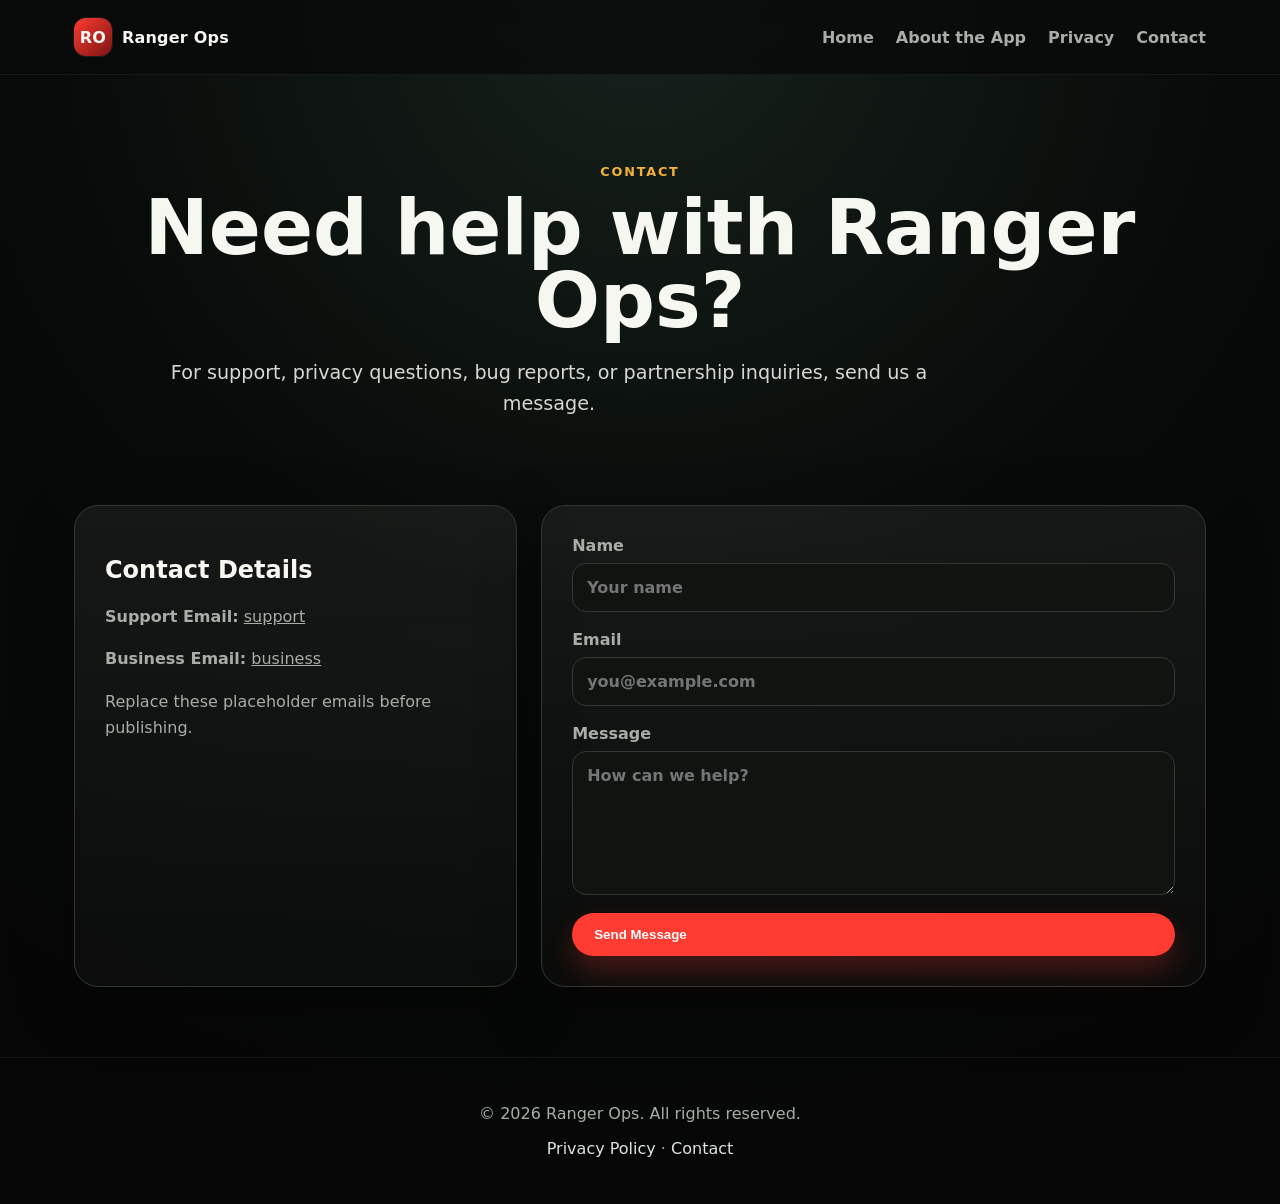
<file: contact.html>
<!doctype html>
<html lang="en">
<head><meta charset="utf-8" /><meta name="viewport" content="width=device-width, initial-scale=1" /><title>Contact - Ranger Ops</title><link rel="stylesheet" href="styles.css" /></head>
<body>
<header class="site-header"><nav class="nav"><a class="brand" href="index.html"><span class="brand-mark">RO</span> Ranger Ops</a><button class="nav-toggle" aria-label="Open menu">☰</button><div class="nav-links"><a href="index.html">Home</a><a href="about.html">About the App</a><a href="privacy.html">Privacy</a><a href="contact.html">Contact</a></div></nav></header>
<main>
  <section class="page-hero"><p class="eyebrow">Contact</p><h1>Need help with Ranger Ops?</h1><p class="lead narrow">For support, privacy questions, bug reports, or partnership inquiries, send us a message.</p></section>
  <section class="contact-layout">
    <div class="contact-card">
      <h2>Contact Details</h2>
      <p><strong>Support Email:</strong> <a href="mailto:chrisyoungairsoft@gmail.com">support</a></p>
      <p><strong>Business Email:</strong> <a href="mailto:chrisyoungairsoft@gmail.com">business</a></p>
      <p class="muted">Replace these placeholder emails before publishing.</p>
    </div>
    <form class="contact-form" action="mailto:chrisyoungairsoft@gmail.com" method="post" enctype="text/plain">
      <label>Name<input type="text" name="name" placeholder="Your name" /></label>
      <label>Email<input type="email" name="email" placeholder="you@example.com" /></label>
      <label>Message<textarea name="message" rows="6" placeholder="How can we help?"></textarea></label>
      <button class="btn primary" type="submit">Send Message</button>
    </form>
  </section>
</main>
<footer class="footer"><p>© <span id="year"></span> Ranger Ops. All rights reserved.</p><p><a href="privacy.html">Privacy Policy</a> · <a href="contact.html">Contact</a></p></footer><script src="script.js"></script>
</body></html>
</file>
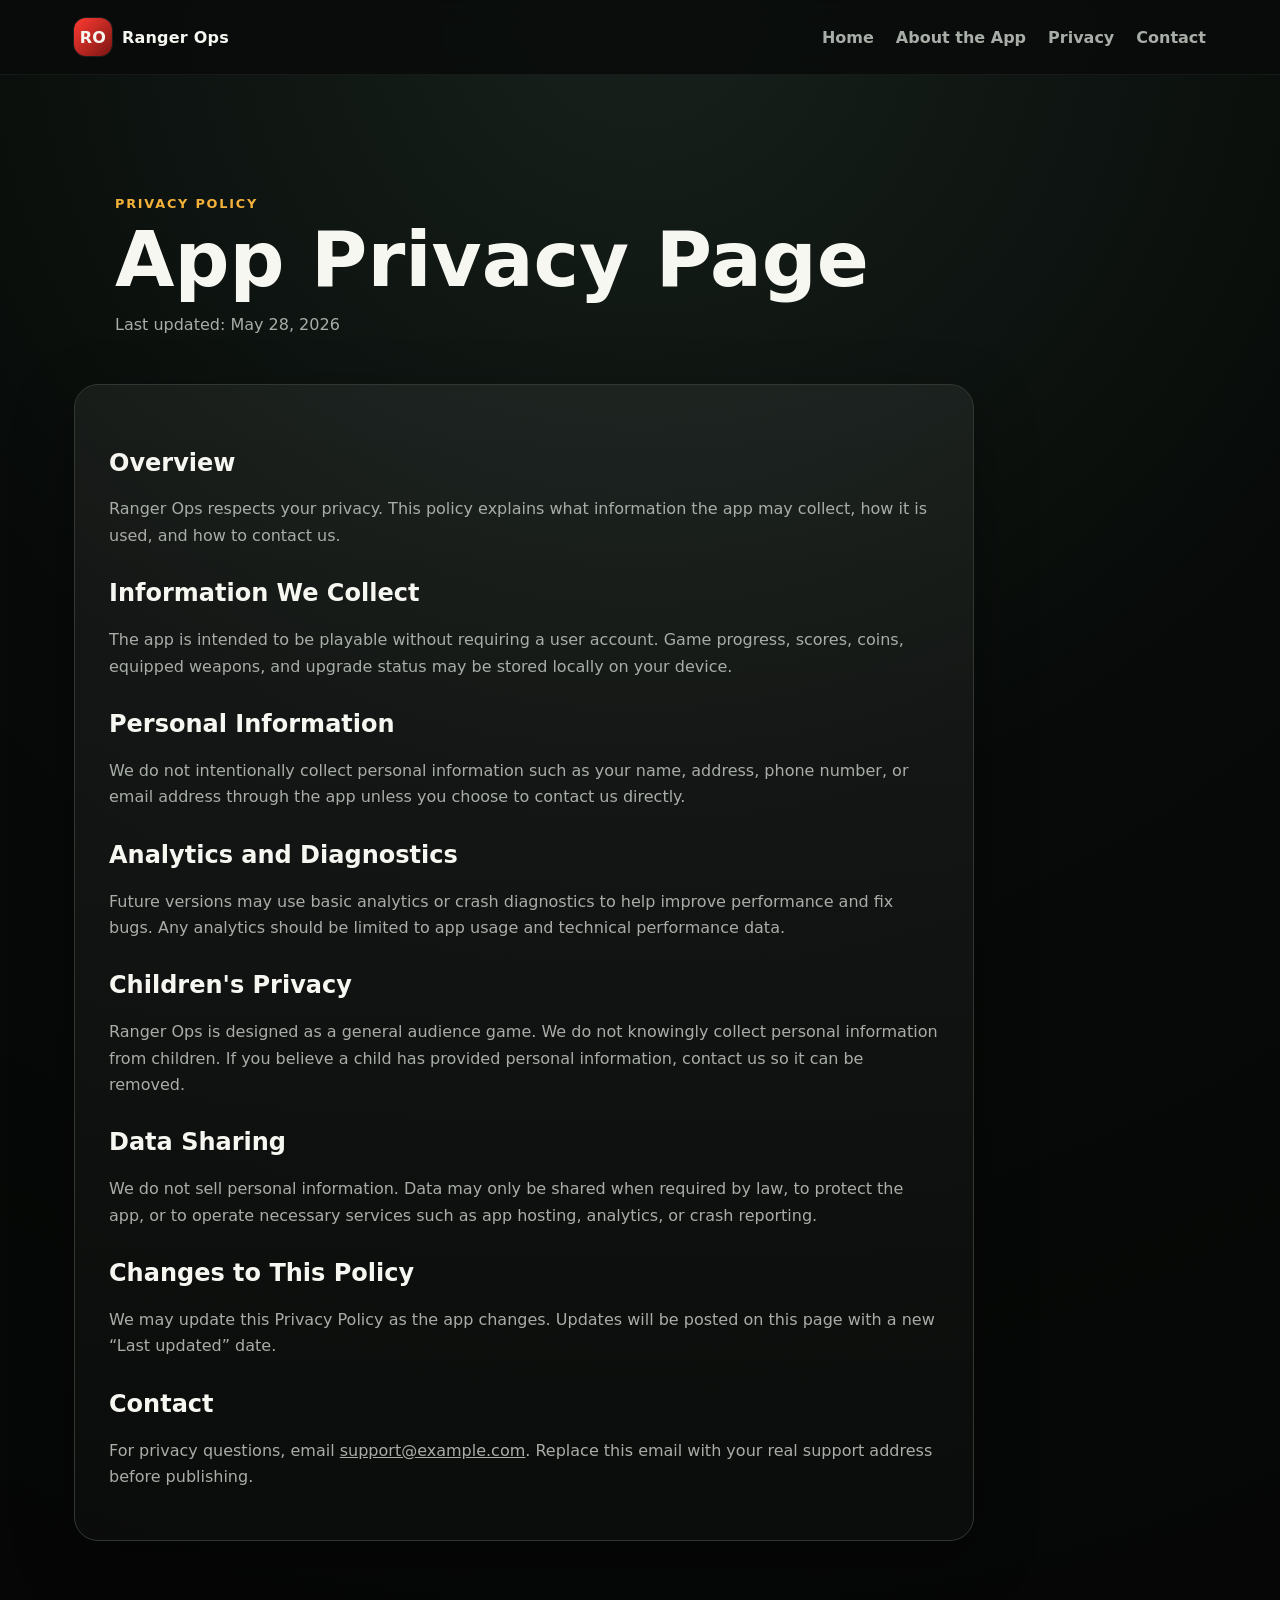
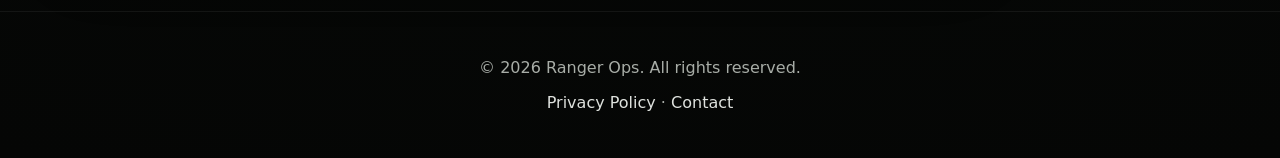
<file: privacy.html>
<!doctype html>
<html lang="en">
<head><meta charset="utf-8" /><meta name="viewport" content="width=device-width, initial-scale=1" /><title>Privacy Policy - Ranger Ops</title><link rel="stylesheet" href="styles.css" /></head>
<body>
<header class="site-header"><nav class="nav"><a class="brand" href="index.html"><span class="brand-mark">RO</span> Ranger Ops</a><button class="nav-toggle" aria-label="Open menu">☰</button><div class="nav-links"><a href="index.html">Home</a><a href="about.html">About the App</a><a href="privacy.html">Privacy</a><a href="contact.html">Contact</a></div></nav></header>
<main class="content-page">
  <section class="page-hero left"><p class="eyebrow">Privacy Policy</p><h1>App Privacy Page</h1><p class="muted">Last updated: May 28, 2026</p></section>
  <section class="policy-card">
    <h2>Overview</h2><p>Ranger Ops respects your privacy. This policy explains what information the app may collect, how it is used, and how to contact us.</p>
    <h2>Information We Collect</h2><p>The app is intended to be playable without requiring a user account. Game progress, scores, coins, equipped weapons, and upgrade status may be stored locally on your device.</p>
    <h2>Personal Information</h2><p>We do not intentionally collect personal information such as your name, address, phone number, or email address through the app unless you choose to contact us directly.</p>
    <h2>Analytics and Diagnostics</h2><p>Future versions may use basic analytics or crash diagnostics to help improve performance and fix bugs. Any analytics should be limited to app usage and technical performance data.</p>
    <h2>Children's Privacy</h2><p>Ranger Ops is designed as a general audience game. We do not knowingly collect personal information from children. If you believe a child has provided personal information, contact us so it can be removed.</p>
    <h2>Data Sharing</h2><p>We do not sell personal information. Data may only be shared when required by law, to protect the app, or to operate necessary services such as app hosting, analytics, or crash reporting.</p>
    <h2>Changes to This Policy</h2><p>We may update this Privacy Policy as the app changes. Updates will be posted on this page with a new “Last updated” date.</p>
    <h2>Contact</h2><p>For privacy questions, email <a href="mailto:support@example.com">support@example.com</a>. Replace this email with your real support address before publishing.</p>
  </section>
</main>
<footer class="footer"><p>© <span id="year"></span> Ranger Ops. All rights reserved.</p><p><a href="privacy.html">Privacy Policy</a> · <a href="contact.html">Contact</a></p></footer><script src="script.js"></script>
</body></html>
</file>
<file: styles.css>
:root{--bg:#070a08;--panel:#151a17;--panel2:#202722;--text:#f7f7f2;--muted:#a8ada7;--accent:#ff3b32;--accent2:#f4b23a;--green:#42d65f;--line:#303832;--shadow:0 20px 60px rgba(0,0,0,.35);font-family:Inter,system-ui,-apple-system,Segoe UI,Roboto,Arial,sans-serif}*{box-sizing:border-box}body{margin:0;background:radial-gradient(circle at top,#17211c 0,#070a08 45%,#050605 100%);color:var(--text)}a{color:inherit}.site-header{position:sticky;top:0;z-index:20;background:rgba(9,11,10,.86);backdrop-filter:blur(12px);border-bottom:1px solid rgba(255,255,255,.06)}.nav{max-width:1180px;margin:auto;padding:18px 24px;display:flex;align-items:center;justify-content:space-between}.brand{font-weight:900;text-decoration:none;letter-spacing:.2px;display:flex;align-items:center;gap:10px}.brand-mark{display:grid;place-items:center;width:38px;height:38px;border-radius:12px;background:linear-gradient(135deg,var(--accent),#7b1512);box-shadow:0 0 0 1px rgba(255,255,255,.08)}.nav-links{display:flex;gap:22px}.nav-links a{text-decoration:none;color:var(--muted);font-weight:700}.nav-links a:hover{color:var(--text)}.nav-toggle{display:none}.hero{max-width:1180px;margin:auto;padding:80px 24px;display:grid;grid-template-columns:1fr 1.05fr;gap:42px;align-items:center}.eyebrow{color:var(--accent2);text-transform:uppercase;letter-spacing:.14em;font-weight:900;font-size:.8rem}.hero h1,.page-hero h1{font-size:clamp(2.5rem,6vw,5.2rem);line-height:.95;margin:10px 0 18px}.lead{font-size:1.2rem;color:#d5d8d4;line-height:1.65}.narrow{max-width:820px}.hero-actions{display:flex;gap:14px;flex-wrap:wrap;margin-top:30px}.btn{border:0;border-radius:999px;padding:14px 22px;font-weight:900;text-decoration:none;cursor:pointer;display:inline-flex}.primary{background:var(--accent);color:white;box-shadow:0 14px 28px rgba(255,59,50,.25)}.secondary{background:rgba(255,255,255,.08);border:1px solid var(--line)}.hero-card,.info-card,.policy-card,.contact-card,.contact-form,.features article{background:linear-gradient(180deg,rgba(255,255,255,.06),rgba(255,255,255,.02));border:1px solid var(--line);border-radius:24px;box-shadow:var(--shadow)}.hero-card{padding:12px;transform:rotate(1deg)}img{max-width:100%;display:block}.hero-card img,.gallery img,.screenshot-grid img{border-radius:18px}.features,.gallery-preview,.screenshots-section,.info-grid,.contact-layout,.content-page{max-width:1180px;margin:auto;padding:32px 24px 70px}.section-heading h2{font-size:clamp(2rem,4vw,3.3rem);margin:8px 0 24px}.feature-grid{display:grid;grid-template-columns:repeat(4,1fr);gap:18px}.features article{padding:26px}.features span{font-size:2rem}.features h3,.info-card h2{font-size:1.35rem}.features p,.info-card p,.policy-card p,.contact-card p{color:var(--muted);line-height:1.65}.gallery{display:grid;grid-template-columns:repeat(3,1fr);gap:18px}.gallery img,.screenshot-grid img{aspect-ratio:16/9;object-fit:cover;border:1px solid var(--line)}.text-link{display:inline-block;margin-top:20px;color:var(--accent2);font-weight:900;text-decoration:none}.page-hero{text-align:center;max-width:1050px;margin:auto;padding:76px 24px 34px}.page-hero.left{text-align:left;padding-left:0}.info-grid{display:grid;grid-template-columns:repeat(3,1fr);gap:18px}.info-card{padding:28px}.screenshot-grid{display:grid;grid-template-columns:repeat(2,1fr);gap:22px}figure{margin:0;background:rgba(255,255,255,.03);border:1px solid var(--line);border-radius:22px;padding:12px}figcaption{padding:12px;color:#d7dad6;font-weight:800}.policy-card{padding:34px;max-width:900px}.policy-card h2{margin-top:30px}.contact-layout{display:grid;grid-template-columns:.8fr 1.2fr;gap:24px}.contact-card,.contact-form{padding:30px}.contact-form{display:grid;gap:18px}label{display:grid;gap:8px;color:var(--muted);font-weight:800}input,textarea{width:100%;border:1px solid var(--line);border-radius:14px;background:#101411;color:var(--text);padding:14px;font:inherit}.muted{color:var(--muted)}.footer{border-top:1px solid rgba(255,255,255,.06);padding:30px 24px;text-align:center;color:var(--muted)}.footer a{color:#dfe2de;text-decoration:none}@media(max-width:860px){.nav-links{display:none;position:absolute;left:16px;right:16px;top:74px;padding:18px;border-radius:18px;background:#111511;border:1px solid var(--line);flex-direction:column}.nav-links.open{display:flex}.nav-toggle{display:block;background:#222922;color:#fff;border:1px solid var(--line);border-radius:10px;padding:8px 12px}.hero,.feature-grid,.gallery,.info-grid,.screenshot-grid,.contact-layout{grid-template-columns:1fr}.hero{padding-top:46px}.hero h1,.page-hero h1{font-size:2.6rem}}
</file>
